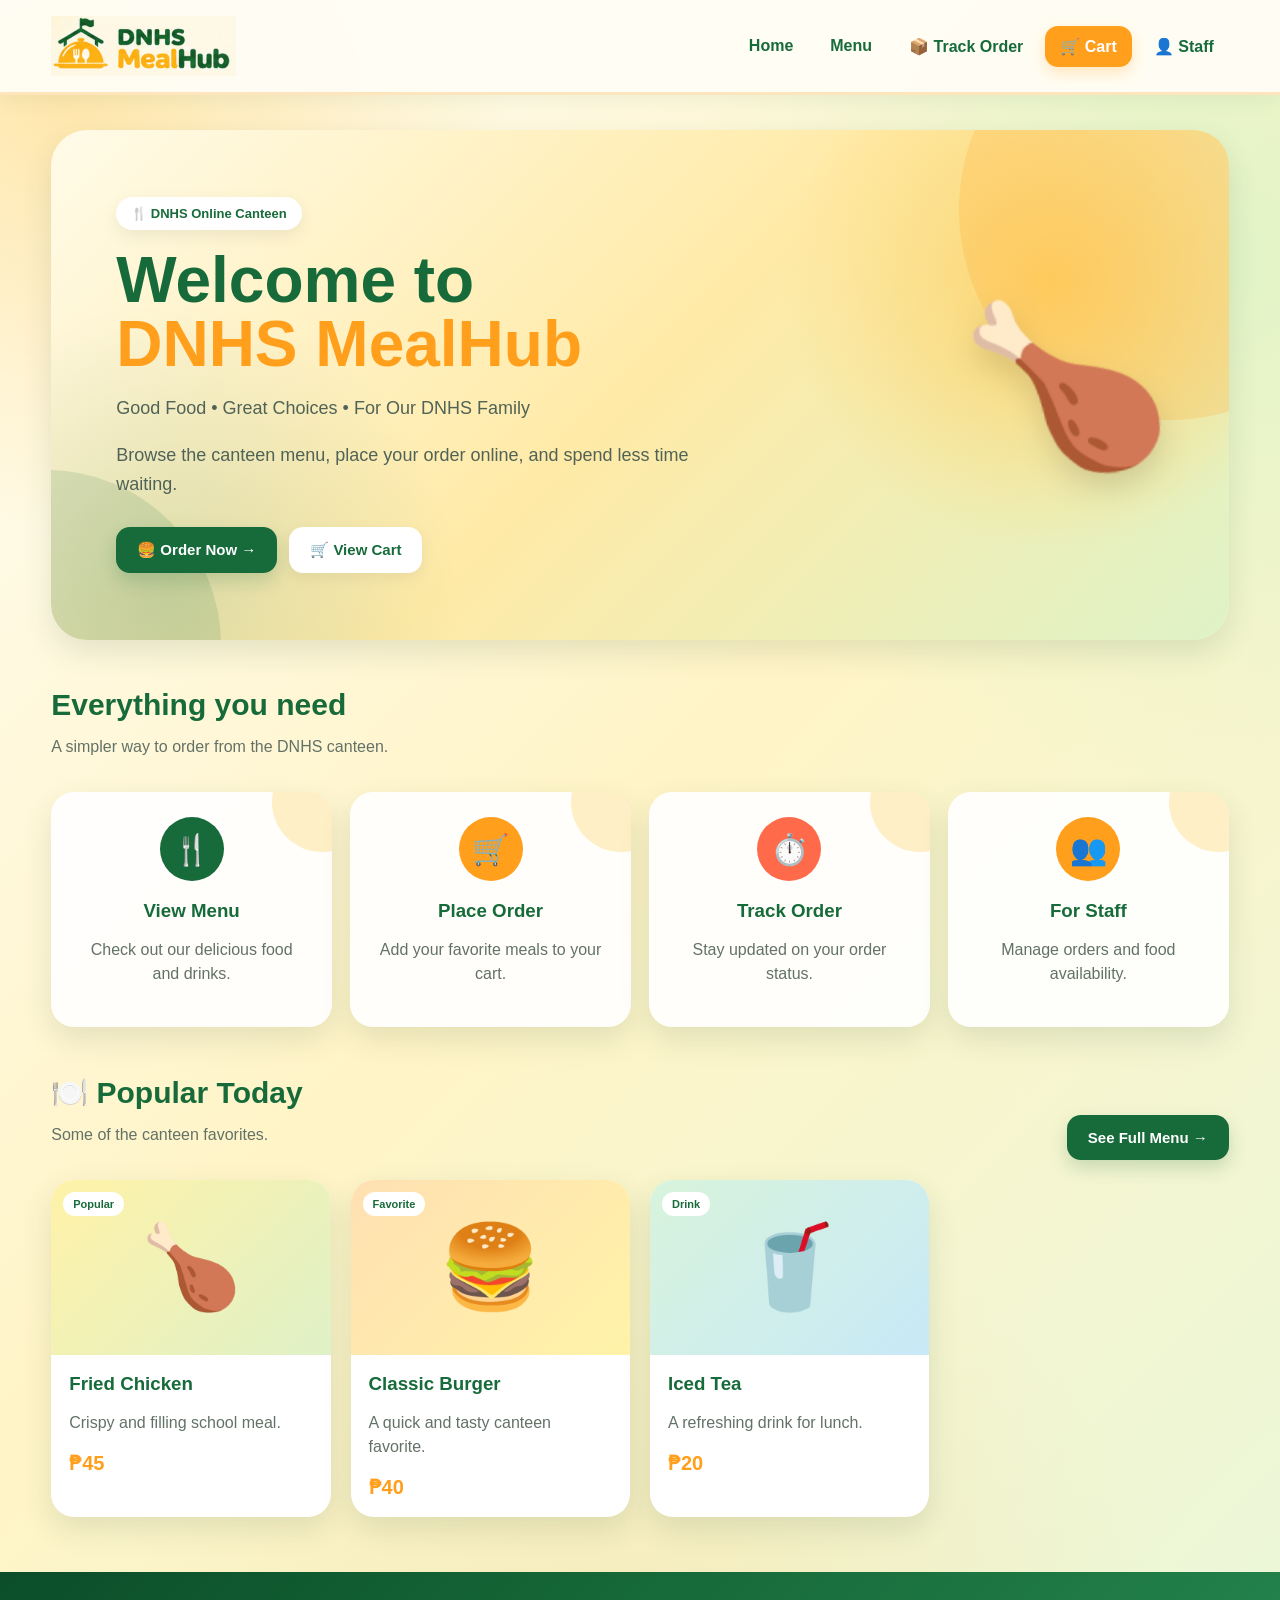
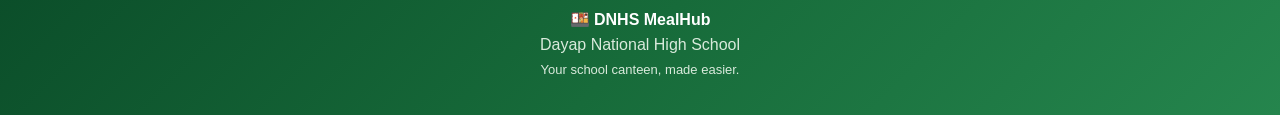
<file: index.html>
<!DOCTYPE html>
<html lang="en">


<head>


   <meta charset="UTF-8">


   <meta
       name="viewport"
       content="width=device-width, initial-scale=1.0"
   >


   <title>DNHS MealHub</title>


   <link
       rel="stylesheet"
       href="style.css"
   >


</head>


<body>


<header>


   <nav class="navbar">


       <a
           href="index.html"
           class="logo"
       >


           <img
               src="logo.png"
               alt="DNHS MealHub Logo"
           >


       </a>


       <div class="nav-links">


           <a href="index.html">
               Home
           </a>


           <a href="menu.html">
               Menu
           </a>


            <a href="#" onclick="trackLatestOrder(); return false;">📦 Track Order</a>
           <a
               href="cart.html"
               class="nav-cart"
           >
               🛒 Cart
           </a>


           <a href="staff.html">
               👤 Staff
           </a>


       </div>


   </nav>


</header>




<main class="container">




   <section class="hero">


       <div class="hero-content">


           <span class="hero-badge">
               🍴 DNHS Online Canteen
           </span>


           <h2>
               Welcome to
               <br>
               <span>DNHS MealHub</span>
           </h2>


           <p>
               Good Food • Great Choices •
               For Our DNHS Family
           </p>


           <p>
               Browse the canteen menu, place your
               order online, and spend less time waiting.
           </p>


           <div class="hero-buttons">


               <a
                   href="menu.html"
                   class="primary-btn"
               >
                   🍔 Order Now →
               </a>


               <a
                   href="cart.html"
                   class="secondary-btn"
               >
                   🛒 View Cart
               </a>


           </div>


       </div>


       <div class="hero-food">
           🍗
       </div>


   </section>




   <section class="section">


       <div class="section-heading">


           <div>


               <h2>
                   Everything you need
               </h2>


               <p>
                   A simpler way to order from the DNHS canteen.
               </p>


           </div>


       </div>




       <div class="feature-grid">


           <a
               href="menu.html"
               class="feature-card"
           >


               <div class="feature-icon">
                   🍴
               </div>


               <h3>
                   View Menu
               </h3>


               <p>
                   Check out our delicious food and drinks.
               </p>


           </a>




           <a
               href="menu.html"
               class="feature-card"
           >


               <div class="feature-icon">
                   🛒
               </div>


               <h3>
                   Place Order
               </h3>


               <p>
                   Add your favorite meals to your cart.
               </p>


           </a>




           <a
               href="cart.html"
               class="feature-card"
           >


               <div class="feature-icon">
                   ⏱️
               </div>


               <h3>
                   Track Order
               </h3>


               <p>
                   Stay updated on your order status.
               </p>


           </a>




           <a
               href="staff.html"
               class="feature-card"
           >


               <div class="feature-icon">
                   👥
               </div>


               <h3>
                   For Staff
               </h3>


               <p>
                   Manage orders and food availability.
               </p>


           </a>


       </div>


   </section>




   <section class="section">


       <div class="section-heading">


           <div>


               <h2>
                   🍽️ Popular Today
               </h2>


               <p>
                   Some of the canteen favorites.
               </p>


           </div>


           <a
               href="menu.html"
               class="primary-btn"
           >
               See Full Menu →
           </a>


       </div>




       <div class="food-grid">


           <div class="food-card">


               <div class="food-visual">


                   <span class="food-tag">
                       Popular
                   </span>


                   🍗


               </div>


               <div class="food-info">


                   <h3>
                       Fried Chicken
                   </h3>


                   <p class="food-description">
                       Crispy and filling school meal.
                   </p>


                   <div class="food-bottom">


                       <span class="price">
                           ₱45
                       </span>


                   </div>


               </div>


           </div>




           <div class="food-card">


               <div class="food-visual">


                   <span class="food-tag">
                       Favorite
                   </span>


                   🍔


               </div>


               <div class="food-info">


                   <h3>
                       Classic Burger
                   </h3>


                   <p class="food-description">
                       A quick and tasty canteen favorite.
                   </p>


                   <div class="food-bottom">


                       <span class="price">
                           ₱40
                       </span>


                   </div>


               </div>


           </div>




           <div class="food-card">


               <div class="food-visual">


                   <span class="food-tag">
                       Drink
                   </span>


                   🥤


               </div>


               <div class="food-info">


                   <h3>
                       Iced Tea
                   </h3>


                   <p class="food-description">
                       A refreshing drink for lunch.
                   </p>


                   <div class="food-bottom">


                       <span class="price">
                           ₱20
                       </span>


                   </div>


               </div>


           </div>


       </div>


   </section>


</main>




<footer>


   <div class="footer-title">
       🍱 DNHS MealHub
   </div>


   Dayap National High School


   <div style="margin-top:8px;font-size:13px;">
       Your school canteen, made easier.
   </div>


</footer>


<script>
function trackLatestOrder() {
   const id = localStorage.getItem("latestOrderId");


   if (id) {
       window.location.href =
           "order.html?id=" + encodeURIComponent(id);
   } else {
       alert("No recent order found. Please place an order first.");
   }
}
</script>


</body>
</html>
</file>
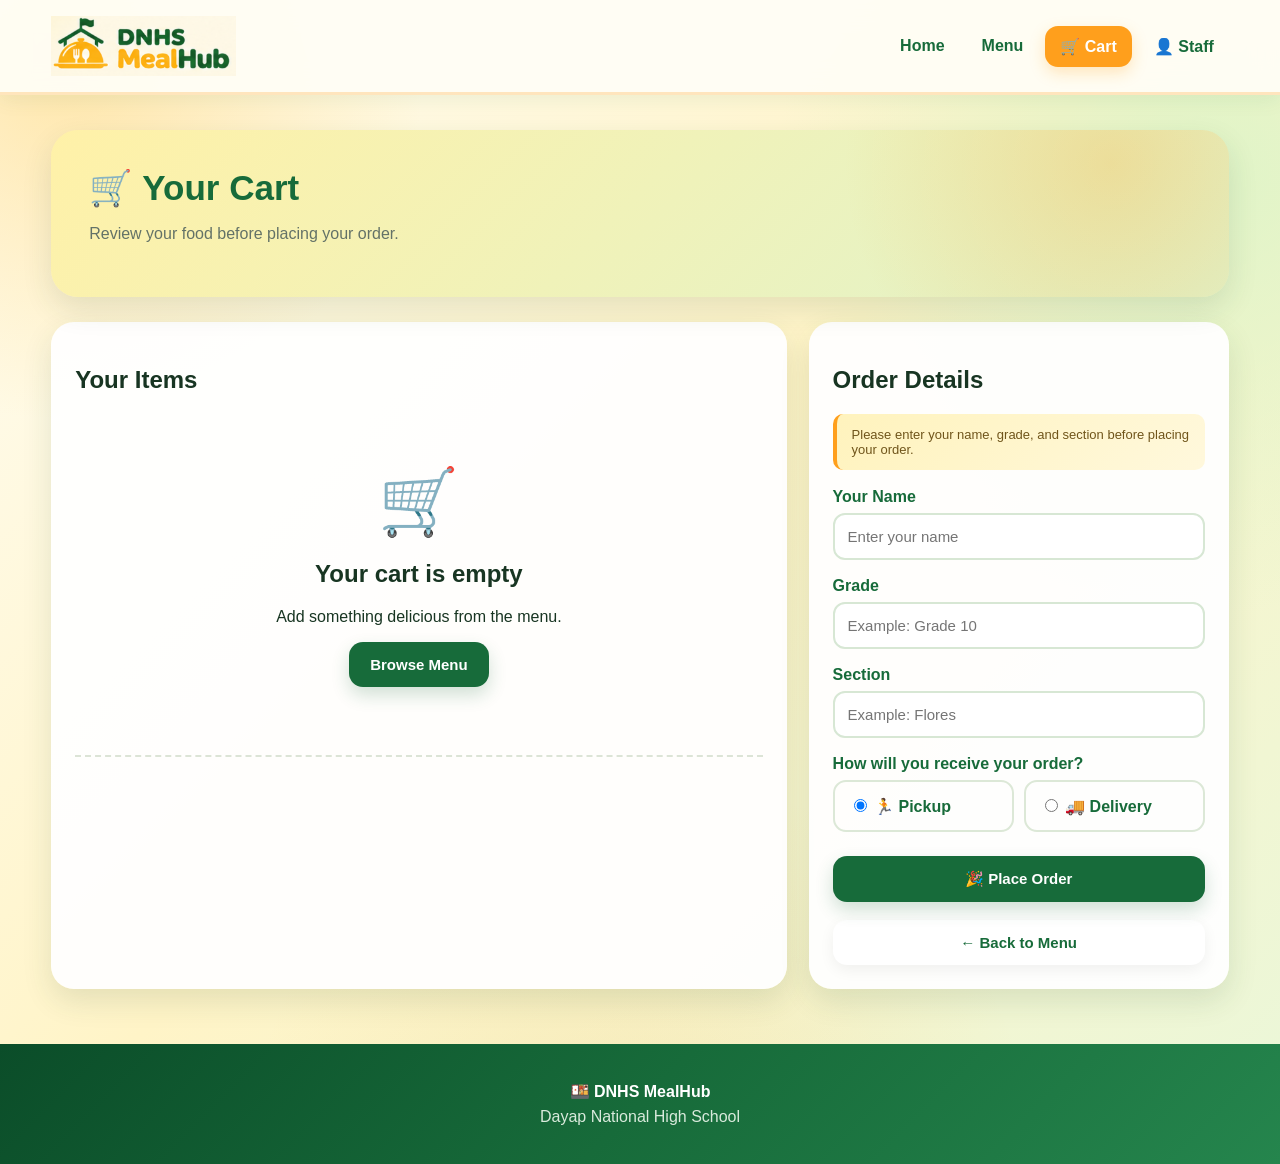
<file: cart.html>
<!DOCTYPE html>
<html lang="en">


<head>


   <meta charset="UTF-8">


   <meta
       name="viewport"
       content="width=device-width, initial-scale=1.0"
   >


   <title>Cart - DNHS MealHub</title>


   <link
       rel="stylesheet"
       href="style.css"
   >


</head>


<body>


<header>


   <nav class="navbar">


       <a
           href="index.html"
           class="logo"
       >


           <img
               src="logo.png"
               alt="DNHS MealHub Logo"
           >


       </a>


       <div class="nav-links">


           <a href="index.html">
               Home
           </a>


           <a href="menu.html">
               Menu
           </a>


           <a
               href="cart.html"
               class="nav-cart"
           >
               🛒 Cart
           </a>


           <a href="staff.html">
               👤 Staff
           </a>


       </div>


   </nav>


</header>




<main class="container">


   <div class="page-title">


       <h2>
           🛒 Your Cart
       </h2>


       <p>
           Review your food before placing your order.
       </p>


   </div>




   <div class="cart-layout">




       <div class="card">


           <h2>
               Your Items
           </h2>


           <div id="cartItems"></div>


           <div
               id="totalBox"
               class="total-box"
           ></div>


       </div>




       <div class="card">


           <h2>
               Order Details
           </h2>




           <div class="notice">


               Please enter your name, grade, and
               section before placing your order.


           </div>




           <br>




           <div class="form-group">


               <label>
                   Your Name
               </label>


               <input
                   id="name"
                   type="text"
                   placeholder="Enter your name"
               >


           </div>




           <div class="form-group">


               <label>
                   Grade
               </label>


               <input
                   id="grade"
                   type="text"
                   placeholder="Example: Grade 10"
               >


           </div>




           <div class="form-group">


               <label>
                   Section
               </label>


               <input
                   id="section"
                   type="text"
                   placeholder="Example: Flores"
               >


           </div>




           <div class="form-group">


               <label>
                   How will you receive your order?
               </label>




               <div class="delivery-choice">




                   <label class="choice">


                       <input
                           type="radio"
                           name="method"
                           value="pickup"
                           checked
                       >


                       🏃 Pickup


                   </label>




                   <label class="choice">


                       <input
                           type="radio"
                           name="method"
                           value="delivery"
                       >


                       🚚 Delivery


                   </label>




               </div>


           </div>




           <button
               class="primary-btn"
               style="width:100%;"
               onclick="placeOrder()"
           >


               🎉 Place Order


           </button>




           <br><br>




           <a
               href="menu.html"
               class="secondary-btn"
               style="
                   display:block;
                   text-align:center;
               "
           >


               ← Back to Menu


           </a>


       </div>


   </div>


</main>




<footer>


   <div class="footer-title">
       🍱 DNHS MealHub
   </div>


   Dayap National High School


</footer>




<script>


function getCart() {


   return JSON.parse(
       localStorage.getItem("cart")
   ) || [];


}




function displayCart() {


   const cart = getCart();


   const container =
       document.getElementById(
           "cartItems"
       );


   const totalBox =
       document.getElementById(
           "totalBox"
       );




   if (cart.length === 0) {


       container.innerHTML = `


           <div class="empty-state">


               <div class="empty-icon">
                   🛒
               </div>


               <h2>
                   Your cart is empty
               </h2>


               <p>
                   Add something delicious
                   from the menu.
               </p>


               <a
                   href="menu.html"
                   class="primary-btn"
               >
                   Browse Menu
               </a>


           </div>


       `;


       totalBox.innerHTML = "";


       return;


   }




   let total = 0;




   container.innerHTML =
       cart.map((item, index) => {


           const itemTotal =
               item.price *
               item.quantity;


           total += itemTotal;




           return `


               <div class="cart-item">


                   <div class="cart-emoji">
                       ${item.emoji}
                   </div>




                   <div>


                       <strong>
                           ${item.name}
                       </strong>


                       <div>
                           ₱${item.price}
                       </div>




                       <div
                           class="quantity-controls"
                       >


                           <button
                               onclick="
                                   changeQuantity(
                                       ${index},
                                       -1
                                   )
                               "
                           >
                               −
                           </button>




                           <strong>
                               ${item.quantity}
                           </strong>




                           <button
                               onclick="
                                   changeQuantity(
                                       ${index},
                                       1
                                   )
                               "
                           >
                               +
                           </button>


                       </div>


                   </div>




                   <button
                       class="remove-btn"
                       onclick="
                           removeItem(${index})
                       "
                   >


                       Remove


                   </button>


               </div>


           `;


       }).join("");




   totalBox.innerHTML = `


       <span>
           Total
       </span>


       <span style="color:#ff9f1c;">
           ₱${total}
       </span>


   `;


}




function changeQuantity(index, change) {


   let cart = getCart();


   cart[index].quantity += change;




   if (cart[index].quantity <= 0) {


       cart.splice(index, 1);


   }




   localStorage.setItem(
       "cart",
       JSON.stringify(cart)
   );




   displayCart();


}




function removeItem(index) {


   let cart = getCart();


   cart.splice(index, 1);




   localStorage.setItem(
       "cart",
       JSON.stringify(cart)
   );




   displayCart();


}




function placeOrder() {


   const cart = getCart();




   if (cart.length === 0) {


       alert(
           "Your cart is empty."
       );


       return;


   }




   const name =
       document
           .getElementById("name")
           .value
           .trim();




   const grade =
       document
           .getElementById("grade")
           .value
           .trim();




   const section =
       document
           .getElementById("section")
           .value
           .trim();




   if (!name) {


       alert(
           "Please enter your name."
       );


       return;


   }




   if (!grade) {


       alert(
           "Please enter your grade."
       );


       return;


   }




   if (!section) {


       alert(
           "Please enter your section."
       );


       return;


   }




   const method =
       document.querySelector(
           'input[name="method"]:checked'
       ).value;




   const total =
       cart.reduce(
           (sum, item) =>
               sum +
               item.price *
               item.quantity,
           0
       );




   let orders =
       JSON.parse(
           localStorage.getItem("orders")
       ) || [];




   const order = {


       id: Date.now(),


       name: name,


       grade: grade,


       section: section,


       method: method,


       items: cart,


       total: total,


       status: "Pending",


       createdAt:
           new Date().toLocaleString()


   };




   orders.push(order);


localStorage.setItem(
   "orders",
   JSON.stringify(orders)
);


// Remember the latest order for tracking
localStorage.setItem(
   "latestOrderId",
   String(order.id)
);




   localStorage.removeItem(
       "cart"
   );




   window.location.href =
       "order.html?id=" +
       order.id;


}




displayCart();


</script>


</body>
</html>
</file>
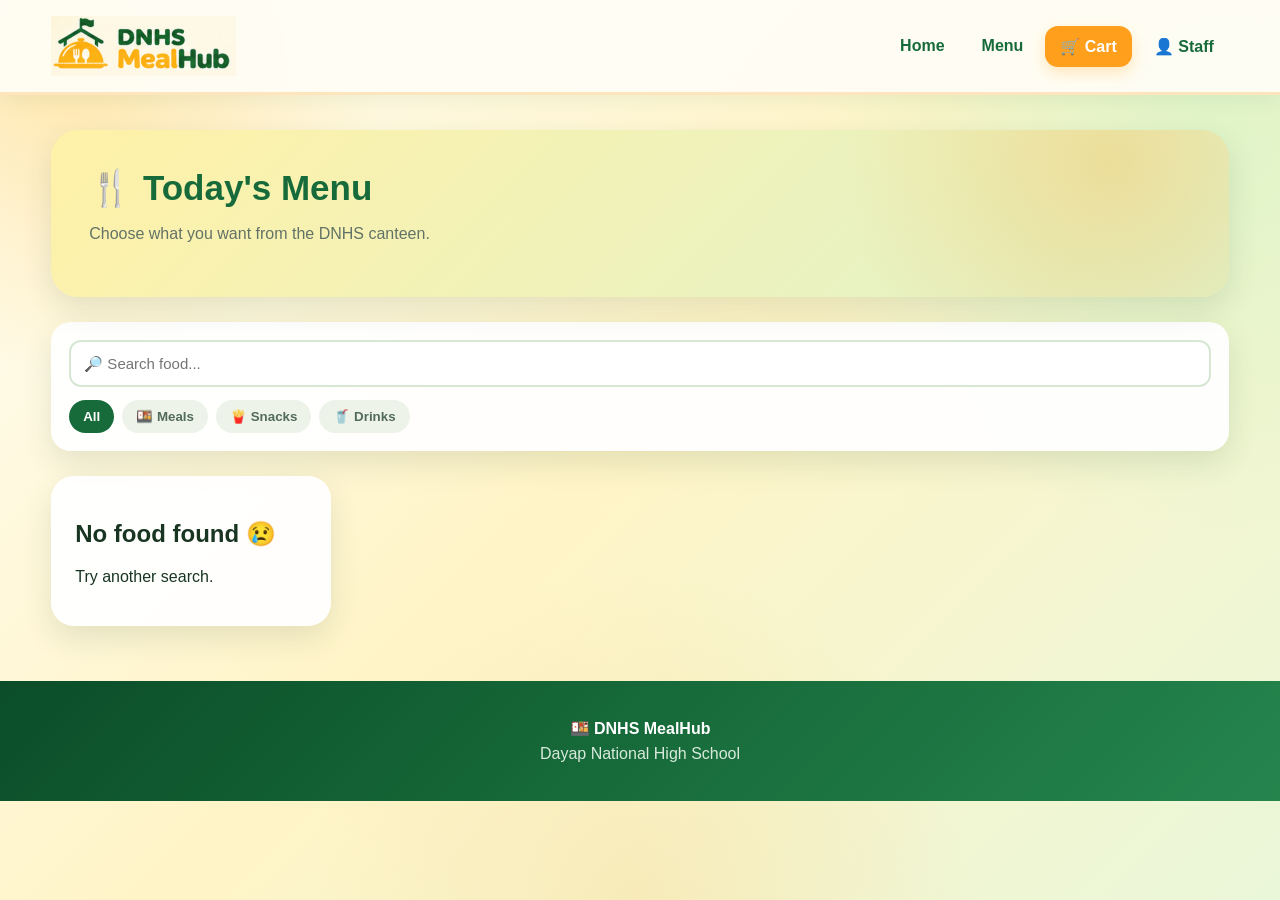
<file: menu.html>
<!DOCTYPE html>
<html lang="en">


<head>


   <meta charset="UTF-8">


   <meta
       name="viewport"
       content="width=device-width, initial-scale=1.0"
   >


   <title>Menu - DNHS MealHub</title>


   <link
       rel="stylesheet"
       href="style.css"
   >


</head>


<body>


<header>


   <nav class="navbar">


       <a
           href="index.html"
           class="logo"
       >


           <img
               src="logo.png"
               alt="DNHS MealHub Logo"
           >


       </a>


       <div class="nav-links">


           <a href="index.html">
               Home
           </a>


           <a href="menu.html">
               Menu
           </a>


           <a
               href="cart.html"
               class="nav-cart"
           >
               🛒 Cart
           </a>


           <a href="staff.html">
               👤 Staff
           </a>


       </div>


   </nav>


</header>




<main class="container">


   <div class="page-title">


       <h2>
           🍴 Today's Menu
       </h2>


       <p>
           Choose what you want from the DNHS canteen.
       </p>


   </div>




   <div class="menu-toolbar">


       <input
           id="search"
           class="search-box"
           type="text"
           placeholder="🔎 Search food..."
           oninput="displayFoods()"
       >


       <div class="category-row">


           <button
               class="category-btn active"
               onclick="setCategory('All',this)"
           >
               All
           </button>


           <button
               class="category-btn"
               onclick="setCategory('Meals',this)"
           >
               🍱 Meals
           </button>


           <button
               class="category-btn"
               onclick="setCategory('Snacks',this)"
           >
               🍟 Snacks
           </button>


           <button
               class="category-btn"
               onclick="setCategory('Drinks',this)"
           >
               🥤 Drinks
           </button>


       </div>


   </div>




   <div
       id="foodGrid"
       class="food-grid"
   ></div>


</main>




<footer>


   <div class="footer-title">
       🍱 DNHS MealHub
   </div>


   Dayap National High School


</footer>




<script>


const foods = [];




function getCustomFoods() {
   return JSON.parse(localStorage.getItem("customFoods")) || [];
}


function getAllFoods() {
   return foods.concat(getCustomFoods());
}




let selectedCategory = "All";




function getStock() {


   return JSON.parse(
       localStorage.getItem("foodStock")
   ) || {};


}




function setCategory(category, button) {


   selectedCategory = category;


   document
       .querySelectorAll(".category-btn")
       .forEach(btn =>
           btn.classList.remove("active")
       );


   button.classList.add("active");


   displayFoods();


}




function displayFoods() {


   const grid =
       document.getElementById("foodGrid");


   const search =
       document
           .getElementById("search")
           .value
           .toLowerCase();


   const stock = getStock();




   const filtered = getAllFoods().filter(food => {


       const matchesSearch =
           food.name
               .toLowerCase()
               .includes(search);


       const matchesCategory =
           selectedCategory === "All" ||
           food.category === selectedCategory;


       return matchesSearch &&
           matchesCategory;


   });




   if (filtered.length === 0) {


       grid.innerHTML = `


           <div class="card">


               <h2>
                   No food found 😢
               </h2>


               <p>
                   Try another search.
               </p>


           </div>


       `;


       return;


   }




   grid.innerHTML =
       filtered.map(food => {


           const available =
               stock[food.id] !== false;




           return `


               <div class="food-card">


                   <div class="food-visual">
                   <span class="food-tag">${food.category}</span>
                   ${
                   food.image
                   ? `<img src="${food.image}" alt="${food.name}" class="food-image">`
                   : food.emoji
                   }
                   </div>




                   <div class="food-info">


                       <h3>
                           ${food.name}
                       </h3>


                       <p class="food-description">
                           ${food.description}
                       </p>




                       <span class="status ${
                           available
                               ? "available"
                               : "sold-out"
                       }">


                           ${
                               available
                                   ? "Available"
                                   : "Sold Out"
                           }


                       </span>




                       <div class="food-bottom">


                           <span class="price">
                               ₱${food.price}
                           </span>




                           <button
                               class="add-btn"
                               ${
                                   available
                                       ? ""
                                       : "disabled"
                               }
                               onclick="addToCart(${food.id})"
                           >


                               ${
                                   available
                                       ? "Add +"
                                       : "Sold Out"
                               }


                           </button>


                       </div>


                   </div>


               </div>


           `;


       }).join("");


}




function addToCart(id) {


   let cart =
       JSON.parse(
           localStorage.getItem("cart")
       ) || [];




   const food =
       getAllFoods().find(
           item => item.id === id
       );




   const existing =
       cart.find(
           item => item.id === id
       );




   if (existing) {


       existing.quantity++;


   } else {


       cart.push({


           id: food.id,
           name: food.name,
           price: food.price,
           emoji: food.emoji,
           quantity: 1


       });


   }




   localStorage.setItem(
       "cart",
       JSON.stringify(cart)
   );




   alert(
       food.name +
       " added to cart! 🛒"
   );


}




displayFoods();


</script>


</body>
</html>
</file>
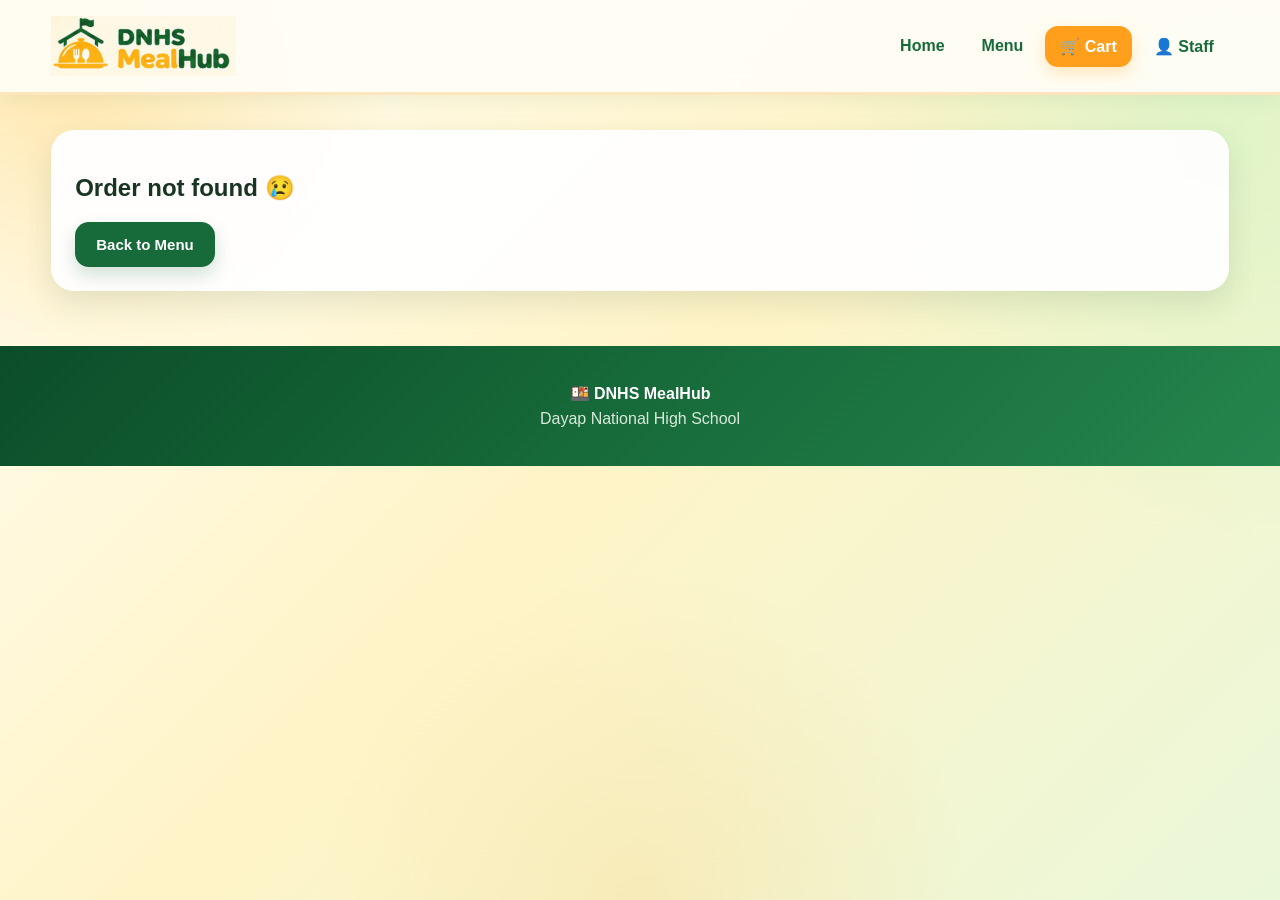
<file: order.html>
<!DOCTYPE html>
<html lang="en">


<head>


   <meta charset="UTF-8">


   <meta
       name="viewport"
       content="width=device-width, initial-scale=1.0"
   >


   <title>Order Status - DNHS MealHub</title>


   <link
       rel="stylesheet"
       href="style.css"
   >


</head>


<body>


<header>


   <nav class="navbar">


       <a
           href="index.html"
           class="logo"
       >


           <img
               src="logo.png"
               alt="DNHS MealHub Logo"
           >


       </a>




       <div class="nav-links">


           <a href="index.html">
               Home
           </a>


           <a href="menu.html">
               Menu
           </a>


           <a
               href="cart.html"
               class="nav-cart"
           >
               🛒 Cart
           </a>


           <a href="staff.html">
               👤 Staff
           </a>


       </div>


   </nav>


</header>




<main class="container">


   <div id="orderContainer"></div>


</main>




<footer>


   <div class="footer-title">
       🍱 DNHS MealHub
   </div>


   Dayap National High School


</footer>




<script>


function getOrder() {


   const params =
       new URLSearchParams(
           window.location.search
       );




   const id =
       Number(
           params.get("id")
       );




   const orders =
       JSON.parse(
           localStorage.getItem("orders")
       ) || [];




   return orders.find(
       order =>
           order.id === id
   );


}




function displayOrder() {


   const order = getOrder();




   const container =
       document.getElementById(
           "orderContainer"
       );




   if (!order) {


       container.innerHTML = `


           <div class="card">


               <h2>
                   Order not found 😢
               </h2>


               <a
                   href="menu.html"
                   class="primary-btn"
               >
                   Back to Menu
               </a>


           </div>


       `;


       return;


   }




   const statusOrder = [


       "Pending",
       "Preparing",
       "Ready",
       "Completed"


   ];




   const currentIndex =
       statusOrder.indexOf(
           order.status
       );




   const steps =
       statusOrder
           .map(
               (status, index) => `


                   <div
                       class="status-step ${
                           index <= currentIndex
                               ? "active"
                               : ""
                       }"
                   >


                       <div
                           class="status-circle"
                       >
                           ${index + 1}
                       </div>


                       <p>
                           ${status}
                       </p>


                   </div>


               `
           )
           .join("");




   const items =
       order.items
           .map(
               item =>
                   `${item.emoji}
                   ${item.name}
                   × ${item.quantity}`
           )
           .join("<br>");




   container.innerHTML = `


       <div class="order-card">


           <h2>
               🎉 Order received!
           </h2>




           <p>
               Thank you,
               <strong>
                   ${order.name}
               </strong>!
           </p>




           <p class="order-number">
               Order #${order.id}
           </p>




           <div class="status-track">


               ${steps}


           </div>




           <p>


               <strong>
                   Current Status:
               </strong>


               <br><br>


               <span class="order-status">
                   ${order.status}
               </span>


           </p>




           <hr>




           <h3>
               Your Items
           </h3>




           <p>
               ${items}
           </p>




           <h3>


               Total:


               <span
                   style="color:#ff9f1c;"
               >
                   ₱${order.total}
               </span>


           </h3>




           <p>


               <strong>
                   Student Information:
               </strong>


               <br>


               Name:
               ${order.name}


               <br>


               Grade:
               ${order.grade}


               <br>


               Section:
               ${order.section}


           </p>




           <p>


               <strong>
                   Receiving Method:
               </strong>


               ${
                   order.method === "delivery"
                       ? "🚚 Delivery"
                       : "🏃 Pickup"
               }


           </p>




           <br>




           <a
               href="menu.html"
               class="primary-btn"
           >


               Order More 🍔


           </a>


       </div>


   `;


}




function updateStatus() {


   const order = getOrder();


   if (order) {


       displayOrder();


   }


}




displayOrder();


setInterval(
   updateStatus,
   1000
);


</script>


</body>
</html>
</file>
<file: style.css>
* {
    box-sizing: border-box;
}

:root {
    --green: #176b3a;
    --dark-green: #0d4d29;
    --orange: #ff9f1c;
    --yellow: #ffd166;
    --mint: #d9f4c7;
    --cream: #fffaf0;
    --coral: #ff6b4a;
    --blue: #4aa3df;
    --text: #183522;
    --gray: #637267;
    --white: #ffffff;
    --red: #d94a4a;

    --shadow: 0 12px 30px rgba(31, 74, 45, 0.12);
}


/* ================================
   GENERAL
================================ */

html {
    scroll-behavior: smooth;
}

body {
    margin: 0;
    font-family: Arial, sans-serif;
    color: var(--text);
    min-height: 100vh;
    overflow-x: hidden;

    background:
        radial-gradient(
            circle at 5% 5%,
            rgba(255, 209, 102, .5),
            transparent 22%
        ),
        radial-gradient(
            circle at 95% 15%,
            rgba(217, 244, 199, .8),
            transparent 28%
        ),
        radial-gradient(
            circle at 50% 100%,
            rgba(255, 159, 28, .12),
            transparent 30%
        ),
        linear-gradient(
            135deg,
            #fffdf5 0%,
            #fff4c7 48%,
            #eaf7d9 100%
        );
}

a {
    text-decoration: none;
    color: inherit;
}


/* ================================
   HEADER
================================ */

header {
    background: rgba(255, 253, 245, .96);
    backdrop-filter: blur(14px);

    border-bottom: 3px solid rgba(255, 159, 28, .25);

    position: sticky;
    top: 0;
    z-index: 100;

    box-shadow:
        0 4px 20px rgba(23, 107, 58, .08);
}

.navbar {
    width: 92%;
    max-width: 1250px;
    min-height: 92px;

    margin: auto;

    display: flex;
    align-items: center;
    justify-content: space-between;

    gap: 25px;
}

.logo {
    display: flex;
    align-items: center;
}

.logo img {
    width: 185px;
    height: auto;
    display: block;
}

.nav-links {
    display: flex;
    align-items: center;
    gap: 7px;
    flex-wrap: wrap;
}

.nav-links a {
    padding: 11px 15px;

    border-radius: 13px;

    color: var(--green);

    font-weight: bold;

    transition: .2s;
}

.nav-links a:hover {
    background: var(--mint);
    transform: translateY(-2px);
}

.nav-cart {
    background: var(--orange) !important;
    color: white !important;

    box-shadow:
        0 6px 15px rgba(255, 159, 28, .25);
}


/* ================================
   CONTAINER
================================ */

.container {
    width: 92%;
    max-width: 1200px;
    margin: 35px auto;
}


/* ================================
   HERO
================================ */

.hero {
    position: relative;
    overflow: hidden;

    min-height: 510px;

    padding: 65px;

    border-radius: 36px;

    display: flex;
    align-items: center;

    background:
        radial-gradient(
            circle at 85% 30%,
            rgba(255, 209, 102, .9),
            transparent 25%
        ),
        radial-gradient(
            circle at 10% 90%,
            rgba(23, 107, 58, .15),
            transparent 25%
        ),
        linear-gradient(
            135deg,
            #fffbe8,
            #ffeaa7 50%,
            #dff3c7
        );

    box-shadow: var(--shadow);
}

.hero::before {
    content: "";

    position: absolute;

    width: 420px;
    height: 420px;

    right: -150px;
    top: -130px;

    border-radius: 50%;

    background: rgba(255, 159, 28, .2);
}

.hero::after {
    content: "";

    position: absolute;

    width: 350px;
    height: 350px;

    left: -180px;
    bottom: -180px;

    border-radius: 50%;

    background: rgba(23, 107, 58, .13);
}

.hero-content {
    width: 57%;

    position: relative;
    z-index: 2;
}

.hero-badge {
    display: inline-block;

    padding: 9px 15px;

    border-radius: 30px;

    background: white;

    color: var(--green);

    font-size: 13px;
    font-weight: bold;

    box-shadow:
        0 6px 18px rgba(0,0,0,.07);
}

.hero h2 {
    font-size: clamp(42px, 5vw, 66px);

    line-height: 1;

    margin: 18px 0;

    color: var(--green);
}

.hero h2 span {
    color: var(--orange);
}

.hero p {
    max-width: 600px;

    font-size: 18px;

    line-height: 1.6;

    color: #506356;
}

.hero-buttons {
    display: flex;
    flex-wrap: wrap;

    gap: 12px;

    margin-top: 28px;
}

.hero-food {
    position: absolute;

    right: 5%;

    z-index: 2;

    font-size: 165px;

    transform: rotate(-6deg);

    filter:
        drop-shadow(0 15px 15px rgba(0,0,0,.13));
}


/* ================================
   BUTTONS
================================ */

.primary-btn,
.secondary-btn,
.yellow-btn {
    display: inline-block;

    padding: 14px 21px;

    border-radius: 14px;

    border: none;

    font-weight: bold;
    font-size: 15px;

    cursor: pointer;

    transition: .2s;
}

.primary-btn {
    background: var(--green);
    color: white;

    box-shadow:
        0 8px 18px rgba(23,107,58,.2);
}

.primary-btn:hover {
    background: var(--dark-green);
    transform: translateY(-2px);
}

.secondary-btn {
    background: white;
    color: var(--green);

    box-shadow:
        0 5px 15px rgba(0,0,0,.06);
}

.secondary-btn:hover {
    background: var(--mint);
}

.yellow-btn {
    background: var(--orange);
    color: white;
}


/* ================================
   SECTIONS
================================ */

.section {
    margin-top: 48px;
}

.section-heading {
    display: flex;
    justify-content: space-between;
    align-items: end;

    gap: 20px;

    margin-bottom: 20px;
}

.section-heading h2 {
    margin: 0;

    color: var(--green);

    font-size: 30px;
}

.section-heading p {
    color: var(--gray);
}


/* ================================
   FEATURE CARDS
================================ */

.feature-grid {
    display: grid;

    grid-template-columns:
        repeat(4, 1fr);

    gap: 18px;
}

.feature-card {
    position: relative;
    overflow: hidden;

    background: rgba(255,255,255,.92);

    padding: 25px;

    border-radius: 23px;

    box-shadow: var(--shadow);

    text-align: center;

    transition: .25s;
}

.feature-card::before {
    content: "";

    position: absolute;

    width: 100px;
    height: 100px;

    right: -40px;
    top: -40px;

    border-radius: 50%;

    background: rgba(255,209,102,.35);
}

.feature-card:hover {
    transform: translateY(-7px) rotate(-1deg);
}

.feature-icon {
    width: 64px;
    height: 64px;

    margin: auto;

    border-radius: 50%;

    background: var(--green);

    color: white;

    display: flex;
    align-items: center;
    justify-content: center;

    font-size: 30px;
}

.feature-card:nth-child(2) .feature-icon,
.feature-card:nth-child(4) .feature-icon {
    background: var(--orange);
}

.feature-card:nth-child(3) .feature-icon {
    background: var(--coral);
}

.feature-card h3 {
    color: var(--green);

    margin-bottom: 8px;
}

.feature-card p {
    color: var(--gray);

    line-height: 1.5;
}


/* ================================
   FOOD
================================ */

.food-grid {
    display: grid;

    grid-template-columns:
        repeat(auto-fill, minmax(225px, 1fr));

    gap: 20px;
}

.food-card {
    background: white;

    border-radius: 23px;

    overflow: hidden;

    box-shadow: var(--shadow);

    transition: .25s;
}

.food-card:hover {
    transform: translateY(-7px);
}

.food-visual {
    height: 175px;

    display: flex;
    align-items: center;
    justify-content: center;

    position: relative;

    font-size: 82px;

    background:
        linear-gradient(
            135deg,
            #fff2a8,
            #dff1c7
        );
}

.food-card:nth-child(2n) .food-visual {
    background:
        linear-gradient(
            135deg,
            #ffe0b2,
            #fff3a8
        );
}

.food-card:nth-child(3n) .food-visual {
    background:
        linear-gradient(
            135deg,
            #d8f4dc,
            #c8e9f7
        );
}

.food-tag {
    position: absolute;

    top: 12px;
    left: 12px;

    background: white;

    color: var(--green);

    padding: 6px 10px;

    border-radius: 20px;

    font-size: 11px;
    font-weight: bold;
}

.food-info {
    padding: 18px;
}

.food-info h3 {
    margin: 0 0 6px;

    color: var(--green);
}

.food-description {
    color: var(--gray);

    line-height: 1.5;
}

.food-bottom {
    display: flex;

    justify-content: space-between;

    align-items: center;

    margin-top: 15px;
}

.price {
    color: var(--orange);

    font-size: 20px;

    font-weight: bold;
}

.add-btn {
    padding: 10px 13px;

    border: none;

    border-radius: 10px;

    background: var(--green);

    color: white;

    font-weight: bold;

    cursor: pointer;
}

.add-btn:hover {
    background: var(--orange);
}

.add-btn:disabled {
    background: #aaa;
}


/* ================================
   STATUS
================================ */

.status {
    display: inline-block;

    padding: 6px 10px;

    border-radius: 20px;

    font-size: 11px;

    font-weight: bold;
}

.available {
    background: #d9f7df;
    color: #137c49;
}

.sold-out {
    background: #ffe1e1;
    color: #c52f2f;
}


/* ================================
   PAGE TITLE
================================ */

.page-title {
    position: relative;
    overflow: hidden;

    padding: 38px;

    border-radius: 27px;

    margin-bottom: 25px;

    background:
        radial-gradient(
            circle at 90% 20%,
            rgba(255,159,28,.25),
            transparent 25%
        ),
        linear-gradient(
            135deg,
            #fff1a8,
            #e0f3cb
        );

    box-shadow: var(--shadow);
}

.page-title h2 {
    margin: 0;

    color: var(--green);

    font-size: 35px;
}

.page-title p {
    color: var(--gray);
}


/* ================================
   MENU
================================ */

.menu-toolbar {
    background: rgba(255,255,255,.95);

    padding: 18px;

    border-radius: 20px;

    box-shadow: var(--shadow);

    margin-bottom: 25px;
}

.search-box,
input,
select {
    width: 100%;

    padding: 13px;

    border: 2px solid #d7e7d4;

    border-radius: 12px;

    font-size: 15px;

    outline: none;
}

.search-box:focus,
input:focus,
select:focus {
    border-color: var(--green);
}

.category-row {
    display: flex;

    gap: 8px;

    flex-wrap: wrap;

    margin-top: 13px;
}

.category-btn {
    padding: 9px 14px;

    border: none;

    border-radius: 20px;

    background: #edf3e9;

    color: #536b5a;

    font-weight: bold;

    cursor: pointer;

    transition: .2s;
}

.category-btn:hover {
    background: var(--yellow);
}

.category-btn.active {
    background: var(--green);
    color: white;
}


/* ================================
   CARDS
================================ */

.card,
.order-card {
    background: rgba(255,255,255,.95);

    border-radius: 23px;

    box-shadow: var(--shadow);

    padding: 24px;
}


/* ================================
   CART
================================ */

.cart-layout {
    display: grid;

    grid-template-columns:
        1.4fr .8fr;

    gap: 22px;
}

.cart-item {
    display: grid;

    grid-template-columns:
        55px 1fr auto;

    gap: 15px;

    align-items: center;

    padding: 15px 0;

    border-bottom:
        1px solid #edf0e9;
}

.cart-emoji {
    width: 55px;
    height: 55px;

    background: var(--mint);

    border-radius: 14px;

    display: flex;
    align-items: center;
    justify-content: center;

    font-size: 28px;
}

.quantity-controls {
    display: flex;

    align-items: center;

    gap: 8px;

    margin-top: 7px;
}

.quantity-controls button {
    width: 30px;
    height: 30px;

    border: none;

    border-radius: 8px;

    background: var(--mint);

    color: var(--green);

    font-weight: bold;

    cursor: pointer;
}

.remove-btn {
    color: #c83c3c;

    background: #fff0f0;

    padding: 8px 10px;

    border: none;

    border-radius: 8px;

    font-weight: bold;

    cursor: pointer;
}

.total-box {
    border-top:
        2px dashed #dce4d6;

    margin-top: 18px;

    padding-top: 18px;

    display: flex;

    justify-content: space-between;

    font-size: 22px;

    font-weight: bold;
}

.form-group {
    margin-bottom: 17px;
}

.form-group label {
    display: block;

    font-weight: bold;

    margin-bottom: 7px;

    color: var(--green);
}

.delivery-choice {
    display: grid;

    grid-template-columns:
        1fr 1fr;

    gap: 10px;
}

.choice {
    border: 2px solid #dce8d7;

    border-radius: 13px;

    padding: 14px;

    cursor: pointer;

    transition: .2s;
}

.choice:hover {
    border-color: var(--orange);

    background: #fff9df;
}

.choice input {
    width: auto;
}


/* ================================
   EMPTY
================================ */

.empty-state {
    text-align: center;

    padding: 50px 20px;
}

.empty-icon {
    font-size: 65px;
}


/* ================================
   ORDER
================================ */

.order-number {
    color: var(--orange);

    font-weight: bold;
}

.order-status {
    display: inline-block;

    padding: 8px 13px;

    border-radius: 20px;

    background: var(--mint);

    color: var(--green);

    font-weight: bold;
}

.status-track {
    display: grid;

    grid-template-columns:
        repeat(4, 1fr);

    gap: 8px;

    margin: 25px 0;
}

.status-step {
    text-align: center;
}

.status-circle {
    width: 38px;
    height: 38px;

    border-radius: 50%;

    background: #e7eee4;

    color: #829080;

    display: flex;

    align-items: center;
    justify-content: center;

    margin: auto;

    font-weight: bold;
}

.status-step.active .status-circle {
    background: var(--green);

    color: white;
}


/* ================================
   STAFF
================================ */

.dashboard-grid {
    display: grid;

    grid-template-columns:
        1fr 1fr;

    gap: 22px;
}

.order-admin {
    border: 1px solid #e3eadf;

    padding: 18px;

    border-radius: 16px;

    margin-bottom: 15px;

    background:
        linear-gradient(
            135deg,
            #ffffff,
            #f7fbe9
        );
}

.admin-buttons {
    display: flex;

    gap: 7px;

    flex-wrap: wrap;

    margin-top: 13px;
}

.admin-buttons button {
    padding: 9px 12px;

    border: none;

    border-radius: 9px;

    background: var(--mint);

    color: var(--green);

    font-weight: bold;

    cursor: pointer;
}

.admin-buttons button:hover {
    background: var(--orange);

    color: white;
}

.stock-row {
    display: flex;

    justify-content: space-between;

    align-items: center;

    padding: 14px 0;

    border-bottom:
        1px solid #edf0e9;
}

.stock-toggle {
    padding: 8px 12px;

    border: none;

    border-radius: 9px;

    font-weight: bold;

    cursor: pointer;
}

.stock-on {
    background: #d9f3df;
    color: #137c49;
}

.stock-off {
    background: #ffe1e1;
    color: #c52f2f;
}


/* ================================
   NOTICE
================================ */

.notice {
    background:
        linear-gradient(
            135deg,
            #fff3bd,
            #fff8dc
        );

    border-left:
        4px solid var(--orange);

    padding: 13px 15px;

    border-radius: 10px;

    color: #70551b;

    font-size: 13px;
}


/* ================================
   FOOTER
================================ */

footer {
    margin-top: 55px;

    background:
        linear-gradient(
            135deg,
            #0b4d29,
            #176b3a,
            #25854d
        );

    color: #d9eadc;

    text-align: center;

    padding: 38px;
}

.footer-title {
    color: white;

    font-weight: bold;

    margin-bottom: 7px;
}


/* ==================================================
   TABLET
================================================== */

@media (max-width: 850px) {

    .navbar {
        flex-direction: column;

        padding: 15px 0;

        gap: 12px;
    }

    .logo {
        justify-content: center;
    }

    .hero {
        padding: 45px;
    }

    .hero-content {
        width: 100%;
    }

    .hero-food {
        opacity: .13;
    }

    .feature-grid {
        grid-template-columns:
            repeat(2, 1fr);
    }

    .dashboard-grid,
    .cart-layout {
        grid-template-columns: 1fr;
    }
}


/* ==================================================
   PHONE
================================================== */

@media (max-width: 700px) {

    body {
        overflow-x: hidden;
    }


    /* HEADER */

    header {
        padding: 10px 3%;
    }

    .navbar {
        width: 100%;

        flex-direction: column;

        align-items: center;

        gap: 10px;

        min-height: auto;
    }

    .logo {
        width: 100%;

        justify-content: center;
    }

    .logo img {
        width: 165px;
        max-width: 80%;
    }

    .nav-links {
        width: 100%;

        justify-content: center;

        gap: 4px;
    }

    .nav-links a {
        padding: 8px 9px;

        font-size: 12px;

        border-radius: 10px;
    }


    /* MAIN */

    .container {
        width: 94%;

        margin: 20px auto;
    }


    /* HERO */

    .hero {
        min-height: 390px;

        padding: 30px 23px;

        border-radius: 24px;

        align-items: flex-start;
    }

    .hero-content {
        width: 100%;
    }

    .hero-badge {
        font-size: 11px;

        padding: 8px 11px;
    }

    .hero h2 {
        font-size: 40px;

        line-height: 1.05;

        margin: 15px 0;
    }

    .hero p {
        font-size: 15px;

        line-height: 1.5;

        max-width: 100%;
    }

    .hero-buttons {
        flex-direction: column;

        width: 100%;

        gap: 9px;
    }

    .hero-buttons a {
        width: 100%;

        text-align: center;
    }

    .hero-food {
        right: -20px;

        bottom: 5px;

        font-size: 105px;

        opacity: .13;
    }


    /* SECTIONS */

    .section {
        margin-top: 30px;
    }

    .section-heading {
        flex-direction: column;

        align-items: flex-start;

        gap: 10px;
    }

    .section-heading h2 {
        font-size: 25px;
    }

    .section-heading p {
        font-size: 14px;

        margin-top: 5px;
    }


    /* FEATURE CARDS */

    .feature-grid {
        grid-template-columns: 1fr;

        gap: 13px;
    }

    .feature-card {
        padding: 20px;

        border-radius: 18px;
    }

    .feature-icon {
        width: 55px;
        height: 55px;

        font-size: 25px;
    }


    /* FOOD GRID */

    .food-grid {
        grid-template-columns: 1fr 1fr;

        gap: 12px;
    }

    .food-card {
        border-radius: 16px;
    }

    .food-visual {
        height: 125px;

        font-size: 57px;
    }

    .food-info {
        padding: 13px;
    }

    .food-info h3 {
        font-size: 15px;

        line-height: 1.25;
    }

    .food-description {
        font-size: 12px;

        line-height: 1.4;
    }

    .food-bottom {
        flex-direction: column;

        align-items: stretch;

        gap: 8px;
    }

    .price {
        font-size: 18px;
    }

    .add-btn {
        width: 100%;

        padding: 9px;
    }

    .food-tag {
        font-size: 9px;

        padding: 5px 7px;
    }


    /* PAGE TITLE */

    .page-title {
        padding: 25px 20px;

        border-radius: 20px;
    }

    .page-title h2 {
        font-size: 28px;
    }

    .page-title p {
        font-size: 14px;

        line-height: 1.5;
    }


    /* MENU */

    .menu-toolbar {
        padding: 14px;

        border-radius: 16px;
    }

    .category-row {
        gap: 6px;
    }

    .category-btn {
        padding: 8px 10px;

        font-size: 12px;
    }


    /* CARDS */

    .card,
    .order-card {
        padding: 18px;

        border-radius: 18px;
    }


    /* CART */

    .cart-layout {
        grid-template-columns: 1fr;

        gap: 15px;
    }

    .cart-item {
        grid-template-columns:
            48px 1fr;

        gap: 10px;
    }

    .cart-item > .remove-btn {
        grid-column: 2;

        width: fit-content;
    }

    .cart-emoji {
        width: 48px;
        height: 48px;

        font-size: 24px;
    }

    .total-box {
        font-size: 20px;
    }


    /* PICKUP / DELIVERY */

    .delivery-choice {
        grid-template-columns: 1fr;
    }

    .choice {
        padding: 12px;
    }


    /* ORDER TRACKING */

    .status-track {
        grid-template-columns:
            repeat(4, 1fr);

        gap: 2px;
    }

    .status-circle {
        width: 32px;
        height: 32px;

        font-size: 12px;
    }

    .status-step p {
        font-size: 9px;

        margin-top: 6px;
    }


    /* STAFF */

    .dashboard-grid {
        grid-template-columns: 1fr;

        gap: 15px;
    }

    .order-admin {
        padding: 14px;
    }

    .admin-buttons {
        display: grid;

        grid-template-columns:
            1fr 1fr;

        gap: 7px;
    }

    .admin-buttons button {
        width: 100%;

        font-size: 12px;
    }

    .stock-row {
        gap: 8px;
    }

    .stock-row strong {
        font-size: 12px;
    }

    .stock-toggle {
        white-space: nowrap;

        font-size: 11px;

        padding: 7px 9px;
    }


    /* FOOTER */

    footer {
        margin-top: 35px;

        padding: 28px 15px;

        font-size: 13px;
    }

}


/* ==================================================
   VERY SMALL PHONES
================================================== */

@media (max-width: 400px) {

    .logo img {
        width: 150px;
    }

    .nav-links a {
        padding: 7px 7px;

        font-size: 11px;
    }

    .hero {
        padding: 25px 19px;
    }

    .hero h2 {
        font-size: 34px;
    }

    .hero p {
        font-size: 14px;
    }

    .food-grid {
        grid-template-columns: 1fr;
    }

    .food-visual {
        height: 150px;

        font-size: 70px;
    }

    .status-step p {
        font-size: 8px;
    }

    .page-title h2 {
        font-size: 25px;
    }

}


/* Staff Logout Button */
.logout-btn {
    display: block;
    margin: 20px 0 12px auto;
    padding: 10px 20px;
    background: linear-gradient(135deg, #ff9f1c, #ff7b00);
    color: white;
    border: none;
    border-radius: 12px;
    font-size: 15px;
    font-weight: 600;
    cursor: pointer;
    box-shadow: 0 4px 10px rgba(255, 145, 0, 0.22);
    transition: transform 0.2s ease, box-shadow 0.2s ease;
}

.logout-btn:hover {
    transform: translateY(-2px);
    box-shadow: 0 6px 14px rgba(255, 145, 0, 0.3);
}

.logout-btn:active {
    transform: translateY(0);
}


/* Menu food photos */
.food-image {
    display: block;
    width: 100%;
    height: 150px;
    object-fit: cover;
    border-radius: 12px;
}

/* Keep the food card content organized */
.food-visual {
    overflow: hidden;
}


/* ================================
   STAFF FOOD FORM POLISH
================================ */

/* Consistent form field styling */
#foodForm input:not([type="hidden"]),
#foodForm select,
#foodForm textarea {
    width: 100%;
    padding: 13px 15px;
    margin-top: 6px;
    margin-bottom: 16px;
    border: 2px solid #d7e7d4;
    border-radius: 12px;
    background: #fffefa;
    color: var(--text);
    font-family: Arial, sans-serif;
    font-size: 15px;
    transition: border-color 0.2s, box-shadow 0.2s;
}

/* Focus effect */
#foodForm input:focus,
#foodForm select:focus,
#foodForm textarea:focus {
    border-color: var(--green);
    box-shadow: 0 0 0 3px rgba(23, 107, 58, 0.1);
    outline: none;
}

/* Description box */
#foodForm textarea {
    min-height: 115px;
    resize: vertical;
    line-height: 1.5;
}

/* Field labels */
#foodForm label {
    display: block;
    margin-top: 4px;
    color: var(--green);
    font-size: 14px;
    font-weight: bold;
}

/* Food photo filename hint */
#foodImage {
    background: #f7fbee;
    border-style: dashed;
}

/* Add Food and Clear Form buttons */
#foodForm button {
    margin: 4px 6px 4px 0;
    padding: 12px 18px;
    border-radius: 12px;
    font-size: 14px;
    font-weight: bold;
    transition: background 0.2s, transform 0.2s;
}

/* Clear Form button */
#foodForm button[type="button"] {
    background: #fff3d6;
    color: #79551a;
    border: 1px solid #f2d59a;
    box-shadow: none;
}

#foodForm button[type="button"]:hover {
    background: #ffe4a3;
    transform: translateY(-1px);
}

/* Keep buttons comfortable on small screens */
@media (max-width: 500px) {
    #foodForm button {
        margin-bottom: 8px;
    }
}
</file>
